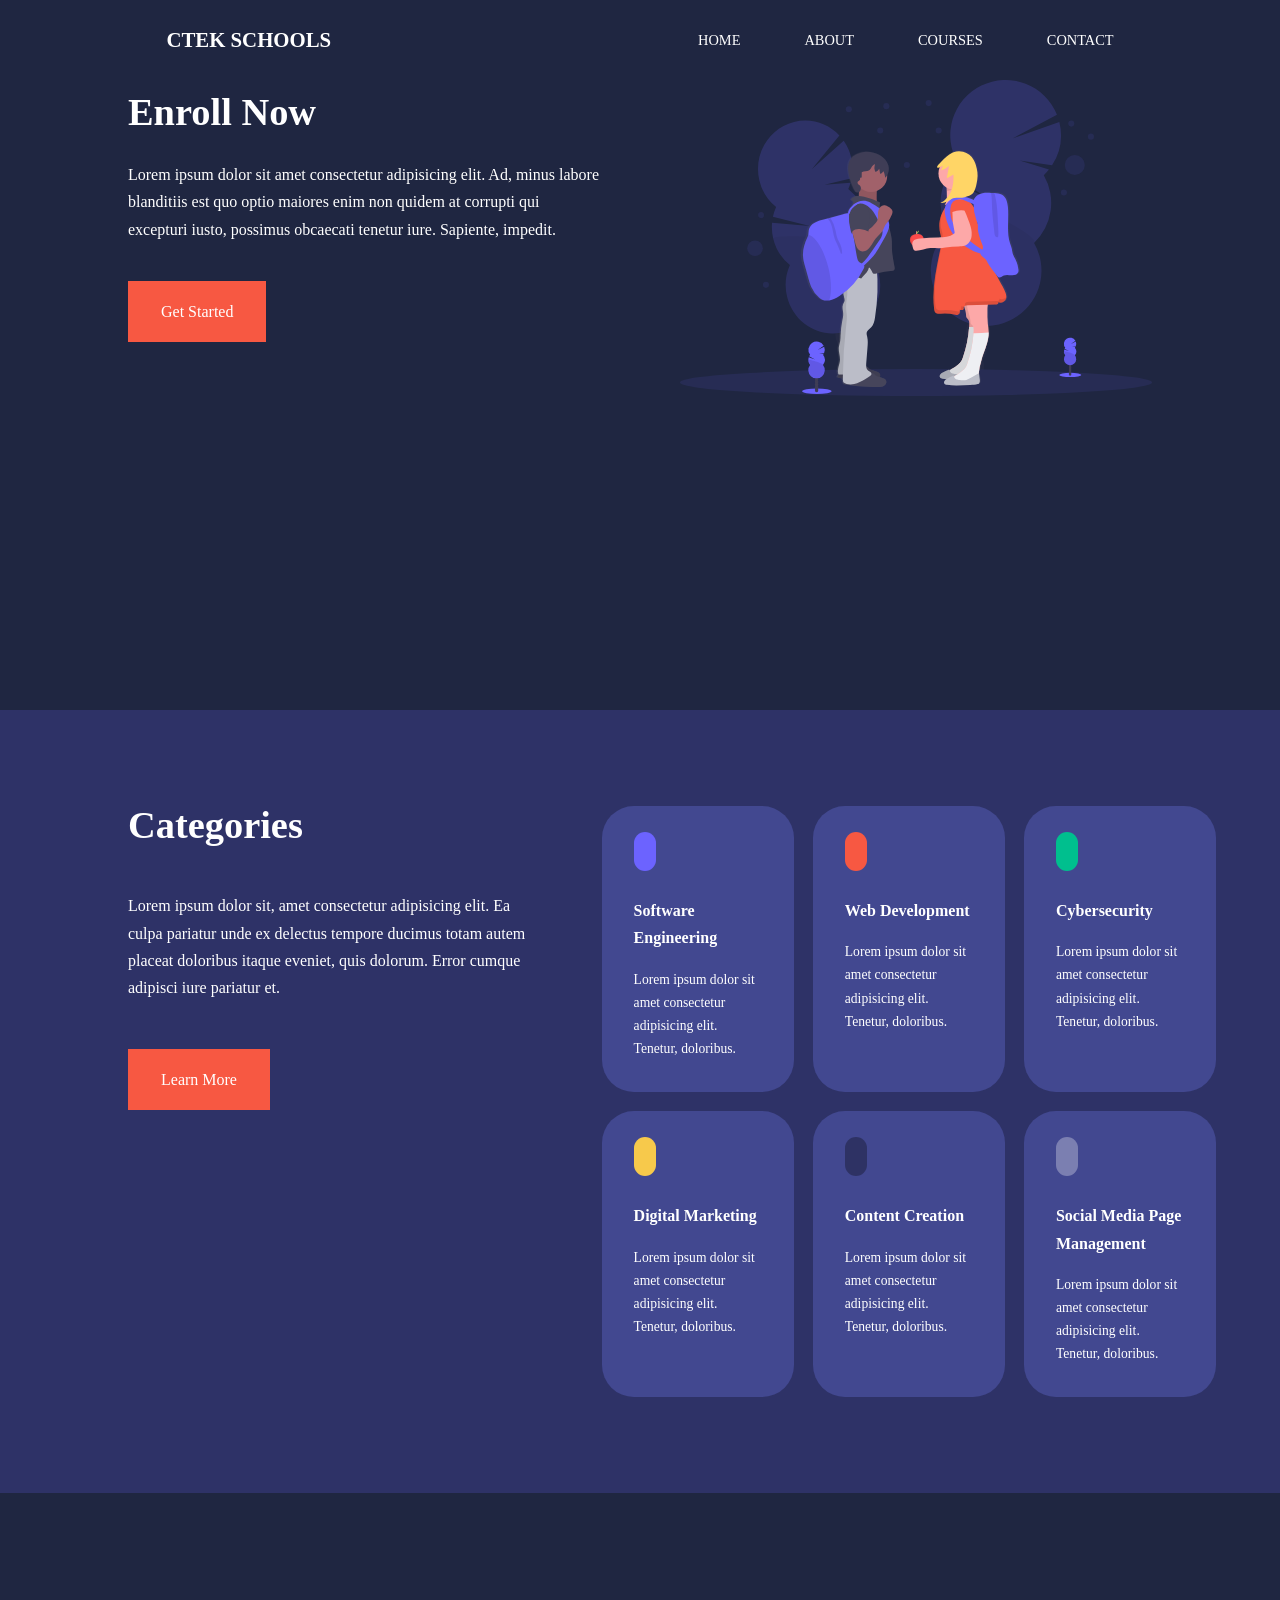
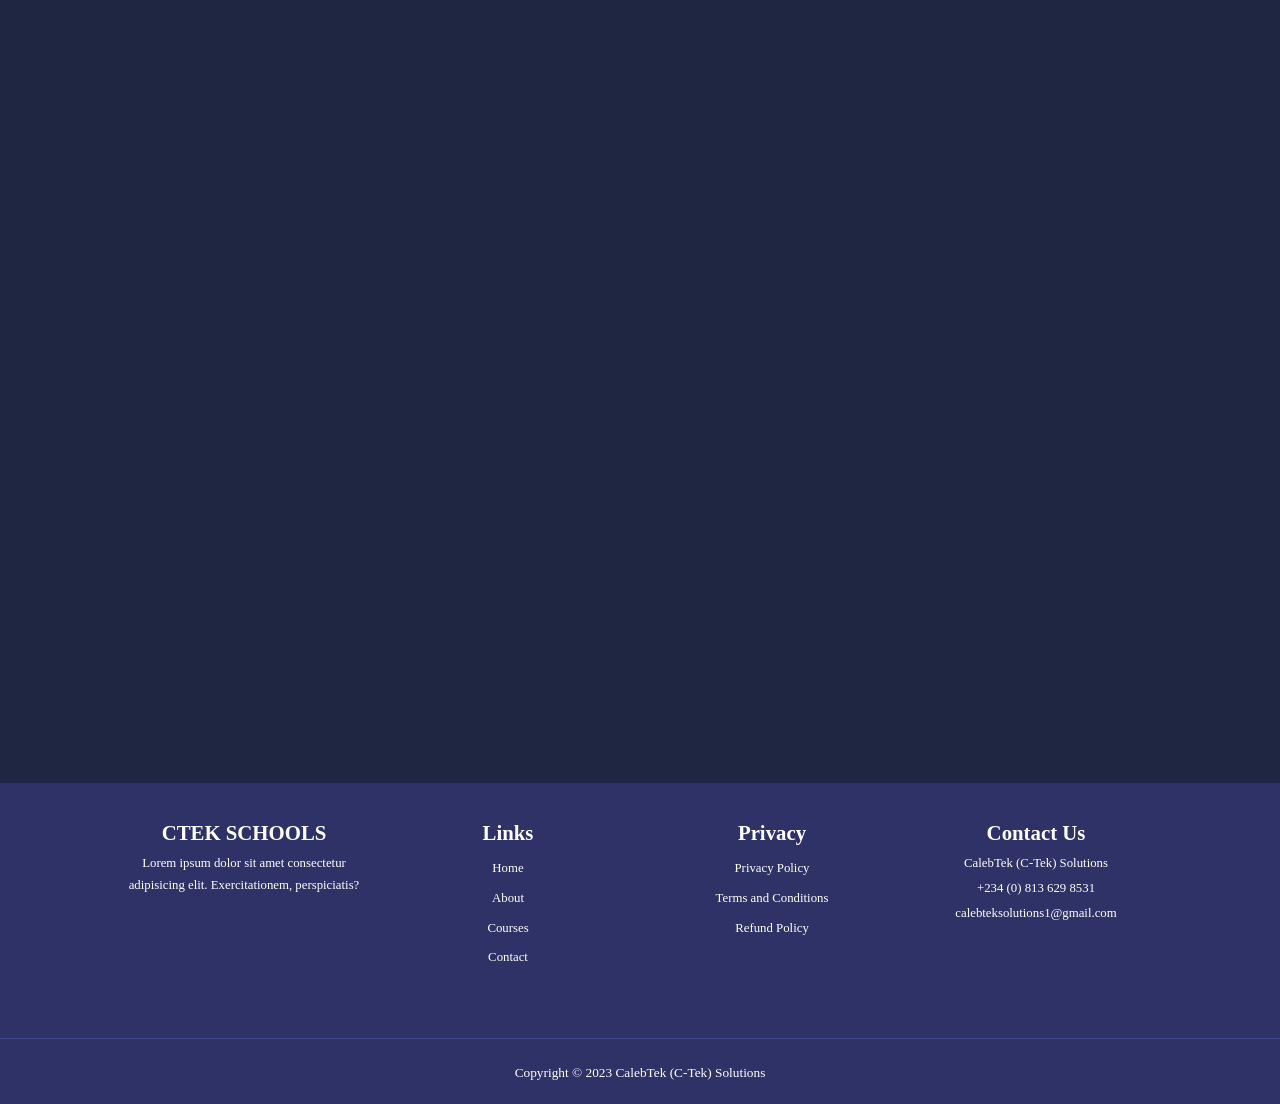
<file: index.html>
<!DOCTYPE html>
<html lang="en">
<head>
    <meta charset="UTF-8">
    <meta name="viewport" content="width=device-width, initial-scale=1.0">
    <title> EDUCATIONAL SCHOOL WEBSITE </title>
    <link rel="stylesheet" href="./css/style.css">

    <!----- FAVICON LOGO ------> 
    <link rel="icon" href="./images/favicon (1).ico" type="image-x/icon">
    
    <!-- ICONSCOUT CDN--> 
    <link rel="stylesheet" href="https://unicons.iconscout.com/release/v4.0.8/css/line.css">
    
    <!-- GOOGLE FONT (Montserrat)-->
    <link rel="preconnect" href="https://fonts.googleapis.com">
<link rel="preconnect" href="https://fonts.gstatic.com" crossorigin>
<link href="https://fonts.googleapis.com/css2?family=Montserrat:ital,wght@0,400;0,500;0,700;0,800;0,900;1,300;1,600&display=swap" rel="stylesheet">  

    <!-- SWIPER CDN -->
    <link
  rel="stylesheet"
  href="https://cdn.jsdelivr.net/npm/swiper@10/swiper-bundle.min.css">





</head>
<body>


    
    
    <nav>
        <div class="container nav__container">
         <a href="index.html"> <h4>CTEK SCHOOLS</h4></a>
            <ul class="nav__menu">
                <li><a href="index.html" > HOME </a></li>
                <li><a href="about.html"> ABOUT </a></li>
                <li><a href="courses.html"> COURSES </a></li>
                <li><a href="contact.html"> CONTACT </a></li>
            </ul>
                <button id="open-menu-btn"><i class="uil uil-bars"></i></button>
                <button id="close-menu-btn"><i class="uil uil-multiply"></i></button>
        </div>

    </nav>
         <!-- END OF NAV SECTION-->


<header>
    <div class="container header__container hidden1">
        <div class="header__left">
            <h1> Enroll Now</h1>
            <p>Lorem ipsum dolor sit amet consectetur adipisicing elit. 
                Ad, minus labore blanditiis est quo optio maiores enim non quidem at corrupti qui excepturi iusto, 
                possimus obcaecati tenetur iure. Sapiente, impedit. </p>
            <a href="courses.html" class="btn btn-primary"> Get Started </a>
        </div>

        <div class="header__right">
            <div class="header__right-image"> 
                <img src="./images/header.svg">

            </div>
        </div>
    </div>

</header>
    <!-- END OF HEADER SECTION-->

     <!-- START OF CATEGORIES SECTION-->

     <section class="categories hidden1">
        <div class="container categories__container">
            <div class="categories__left">
                <h1>Categories</h1>
                <p>Lorem ipsum dolor sit, amet consectetur adipisicing elit. 
                    Ea culpa pariatur unde ex delectus tempore ducimus totam autem placeat doloribus itaque eveniet, quis dolorum.
                     Error cumque adipisci iure pariatur et.</p>
                     <a href="#" class="btn btn-primary"> Learn More <br> </a>

                    
            </div>

            <div class="categories__right">
                <article class="category">
                    <span class="category__icon"> <i class="uil uil-brackets-curly"></i></span>
                    <h5>Software Engineering</h5>
                    <p>Lorem ipsum dolor sit amet consectetur adipisicing elit. Tenetur, doloribus.</p>

                 </article>

                 <article class="category">
                    <span class="category__icon"> <i class="uil uil-programming-language"></i></span>
                    <h5>Web Development</h5>
                    <p>Lorem ipsum dolor sit amet consectetur adipisicing elit. Tenetur, doloribus.</p>

                 </article>

                 <article class="category">
                    <span class="category__icon"> <i class="uil uil-padlock"></i></span>
                    <h5>Cybersecurity</h5>
                    <p>Lorem ipsum dolor sit amet consectetur adipisicing elit. Tenetur, doloribus.</p>

                 </article>

                 <article class="category">
                    <span class="category__icon"> <i class="uil uil-megaphone"></i></span>
                    <h5>Digital Marketing</h5>
                    <p>Lorem ipsum dolor sit amet consectetur adipisicing elit. Tenetur, doloribus.</p>

                 </article>

                 <article class="category">
                    <span class="category__icon"> <i class="uil uil-edit"></i></span>
                    <h5>Content Creation</h5>
                    <p>Lorem ipsum dolor sit amet consectetur adipisicing elit. Tenetur, doloribus.</p>

                 </article>

                 <article class="category">
                    <span class="category__icon"> <i class="uil uil-pagerduty"></i></span>
                    <h5>Social Media Page Management</h5>
                    <p>Lorem ipsum dolor sit amet consectetur adipisicing elit. Tenetur, doloribus.</p>
                 </article>
            </div>
        </div>
     </section>
<!-- END OF CATEGORIES SECTION-->

<!-- START OF LOADING SPINNER -->
<div class="loader"></div>
<!-- END OF LOADING SPINNER -->


<!-- START OF COURSES SECTION-->
<section class="courses hidden1">
    <h2> OUR POPULAR COURSES </h2>
    <div class="container courses__container">
        <article class="course">
            <div class="course__image">
                <img src="./images/course1.jpg">
            </div>
           <div class="course__info">
            <h4> Digital Marketing + Socials Management </h4>
            <p>Lorem ipsum dolor sit amet, consectetur adipisicing elit. 
                Totam fugiat dolorum suscipit dignissimos saepe necessitatibus velit!</p>
                <a href="./courses.html" class="btn btn-primary"> Learn More </a>
           </div>
        </article>

        <article class="course">
            <div class="course__image">
                <img src="./images/course2.jpg">
            </div>
            <div class="course__info">
                <h4> Full Stack Software Engineering </h4>
            <p>Lorem ipsum dolor sit amet, consectetur adipisicing elit. 
                Totam fugiat dolorum suscipit dignissimos saepe necessitatibus velit!</p>
                <a href="./courses.html" class="btn btn-primary"> Learn More </a>
            </div>
        </article>

        <article class="course">
            <div class="course__image">
                <img src="./images/course3.jpg">
            </div>
            <div class="course__info">
                <h4> Content Creation </h4>
            <p>Lorem ipsum dolor sit amet, consectetur adipisicing elit. 
                Totam fugiat dolorum suscipit dignissimos saepe necessitatibus velit!</p>
                <a href="./courses.html" class="btn btn-primary"> Learn More </a>
            </div>
        </article>
    </div>

</section>
 
<!-- END OF COURSES SECTION-->

<!-- START OF FREQUENTLY ASKED QUESTIONS -->
<section class="faqs hidden1">
    <h2> Frequently Asked Questions</h2>
    <div class="container faqs__container">
        <article class="faq">
        <div class="faq__icon"><i class="uil uil-plus"></i></div>
            <div class="question__answer">
                <h4> How do I know and choose the right course for me? </h4>
                <p>Lorem, ipsum dolor sit amet consectetur adipisicing elit. Harum a dolor vel doloremque? Perferendis culpa aliquam quisquam modi corporis doloribus ex dolore veritatis, nisi itaque, perspiciatis dolores at totam sequi!</p>
            </div>
        </article>

        <article class="faq">
            <div class="faq__icon"><i class="uil uil-plus"></i></div>
            <div class="question__answer">
                <h4> How do I know and choose the right course for me? </h4>
                <p>Lorem, ipsum dolor sit amet consectetur adipisicing elit. Harum a dolor vel doloremque? Perferendis culpa aliquam quisquam modi corporis doloribus ex dolore veritatis, nisi itaque, perspiciatis dolores at totam sequi!</p>
            </div>
        </article>

        <article class="faq">
            <div class="faq__icon"><i class="uil uil-plus"></i></div>
            <div class="question__answer">
                <h4> How do I know and choose the right course for me? </h4>
                <p>Lorem, ipsum dolor sit amet consectetur adipisicing elit. Harum a dolor vel doloremque? Perferendis culpa aliquam quisquam modi corporis doloribus ex dolore veritatis, nisi itaque, perspiciatis dolores at totam sequi!</p>
            </div>
        </article>

        <article class="faq">
            <div class="faq__icon"><i class="uil uil-plus"></i></div>
            <div class="question__answer">
                <h4> How do I know and choose the right course for me? </h4>
                <p>Lorem, ipsum dolor sit amet consectetur adipisicing elit. Harum a dolor vel doloremque? Perferendis culpa aliquam quisquam modi corporis doloribus ex dolore veritatis, nisi itaque, perspiciatis dolores at totam sequi!</p>
            </div>
        </article>

        <article class="faq">
            <div class="faq__icon"><i class="uil uil-plus"></i></div>
            <div class="question__answer">
                <h4> How do I know and choose the right course for me? </h4>
                <p>Lorem, ipsum dolor sit amet consectetur adipisicing elit. Harum a dolor vel doloremque? Perferendis culpa aliquam quisquam modi corporis doloribus ex dolore veritatis, nisi itaque, perspiciatis dolores at totam sequi!</p>
            </div>
        </article>

        <article class="faq">
            <div class="faq__icon"><i class="uil uil-plus"></i></div>
            <div class="question__answer">
                <h4> How do I know and choose the right course for me? </h4>
                <p>Lorem, ipsum dolor sit amet consectetur adipisicing elit. Harum a dolor vel doloremque? Perferendis culpa aliquam quisquam modi corporis doloribus ex dolore veritatis, nisi itaque, perspiciatis dolores at totam sequi!</p>
            </div>
        </article>

        <article class="faq">
            <div class="faq__icon"><i class="uil uil-plus"></i></div>
            <div class="question__answer">
                <h4> How do I know and choose the right course for me? </h4>
                <p>Lorem, ipsum dolor sit amet consectetur adipisicing elit. Harum a dolor vel doloremque? Perferendis culpa aliquam quisquam modi corporis doloribus ex dolore veritatis, nisi itaque, perspiciatis dolores at totam sequi!</p>
            </div>
        </article>

        <article class="faq">
            <div class="faq__icon"><i class="uil uil-plus"></i></div>
            <div class="question__answer">
                <h4> How do I know and choose the right course for me? </h4>
                <p>Lorem, ipsum dolor sit amet consectetur adipisicing elit. Harum a dolor vel doloremque? Perferendis culpa aliquam quisquam modi corporis doloribus ex dolore veritatis, nisi itaque, perspiciatis dolores at totam sequi!</p>
            </div>
        </article>

        <article class="faq">
            <div class="faq__icon"><i class="uil uil-plus"></i></div>
            <div class="question__answer">
                <h4> How do I know and choose the right course for me? </h4>
                <p>Lorem, ipsum dolor sit amet consectetur adipisicing elit. Harum a dolor vel doloremque? Perferendis culpa aliquam quisquam modi corporis doloribus ex dolore veritatis, nisi itaque, perspiciatis dolores at totam sequi!</p>
            </div>
        </article>

        <article class="faq">
            <div class="faq__icon"><i class="uil uil-plus"></i></div>
            <div class="question__answer">
                <h4> How do I know and choose the right course for me? </h4>
                <p>Lorem, ipsum dolor sit amet consectetur adipisicing elit. Harum a dolor vel doloremque? Perferendis culpa aliquam quisquam modi corporis doloribus ex dolore veritatis, nisi itaque, perspiciatis dolores at totam sequi!</p>
            </div>
        </article>
    </div>


</section>

<!-- END OF FREQUENTLY ASKED QUESTIONS -->


<!-- START OF TESTIMONIAL SECTION -->

<section class="container testimonials__container hidden1">
    <div class="swiper mySwiper">
    <h2> Students' Testimonials</h2>
<div class="swiper-wrapper">
        <article class="testimonial swiper-slide">
             <div class="avatar">
                <img src="./images/avatar1.jpg">
             </div>
             <div class="testimonial__info">
                <h5> Jane White</h5>
                <small>Web Dev Student </small>
             </div>
             <div class="testimonial__body">
                <p>Lorem ipsum dolor sit amet consectetur adipisicing elit. Dolorem magni numquam tenetur consequatur enim, quasi quaerat mollitia doloremque, animi, recusandae ipsam quod minima veniam soluta placeat porro maiores. Exercitationem, alias.</p>
             </div>
        </article> 

        <article class="testimonial swiper-slide">
            <div class="avatar">
               <img src="./images/avatar2.jpg">
            </div>
            <div class="testimonial__info">
               <h5> James Young</h5>
               <small>Software Engineering Student </small>
            </div>
            <div class="testimonial__body">
               <p>Lorem ipsum dolor sit amet consectetur adipisicing elit. Dolorem magni numquam tenetur consequatur enim, quasi quaerat mollitia doloremque, animi, recusandae ipsam quod minima veniam soluta placeat porro maiores. Exercitationem, alias.</p>
            </div>
       </article>

       <article class="testimonial swiper-slide">
        <div class="avatar">
           <img src="./images/avatar3.jpg">
        </div>
        <div class="testimonial__info">
           <h5> Don Iyke</h5>
           <small>Cybersecurity Student </small>
        </div>
        <div class="testimonial__body">
           <p>Lorem ipsum dolor sit amet consectetur adipisicing elit. Dolorem magni numquam tenetur consequatur enim, quasi quaerat mollitia doloremque, animi, recusandae ipsam quod minima veniam soluta placeat porro maiores. Exercitationem, alias.</p>
        </div>
   </article>

   <article class="testimonial swiper-slide">
    <div class="avatar">
       <img src="./images/avatar4.jpg">
    </div>
    <div class="testimonial__info">
       <h5> Mariam Walter</h5>
       <small>Content Creation Student </small>
    </div>
    <div class="testimonial__body">
       <p>Lorem ipsum dolor sit amet consectetur adipisicing elit. Dolorem magni numquam tenetur consequatur enim, quasi quaerat mollitia doloremque, animi, recusandae ipsam quod minima veniam soluta placeat porro maiores. Exercitationem, alias.</p>
    </div>
    </article>   
   
    </div>
    <div class="swiper-pagination"></div>
</div>
</section>
    




<script src="./main.js"></script>

<!-- SWIPERJS CDN -->
<script src="https://cdn.jsdelivr.net/npm/swiper@10/swiper-bundle.min.js"></script>

<!-- FOOTER SECTION-->

<footer class= "footer">
<div class="container footer__container">
    <div class="footer__1">
         <a href="index.html"  class="footer__logo"> <h4> CTEK SCHOOLS</h4></a>
            <p>Lorem ipsum dolor sit amet consectetur adipisicing elit. Exercitationem, perspiciatis?</p>
    </div>

    <div class="footer__2">
        <h4>Links</h4>
        <ul class="permalinks">
            <li> <a href="index.html"> Home</a></li>
            <li> <a href="about.html"> About</a></li>
            <li> <a href="courses.html"> Courses</a></li>
            <li> <a href="contact.html"> Contact</a></li>
        </ul>
    </div>
    
    <div class="footer__3">
        <h4> Privacy</h4>
        <ul class="Privacy">
            <li> <a href="#"> Privacy Policy </a></li>
            <li> <a href="#"> Terms and Conditions </a></li>
            <li> <a href="#"> Refund Policy</a></li>
        </ul>
    </div>

    <div class="footer__4">
        <h4> Contact Us</h4>
        <div>
            <p><a target="_blank" href="https://facebook.com/cteksolutions"> CalebTek (C-Tek) Solutions</a></p>
            <p> +234 (0) 813 629 8531 </p>
            <p>calebteksolutions1@gmail.com</p>
        </div>

        <ul class="footer__socials">
            <li>
                <a href="#"><i class="uil uil-facebook-f"></i></a>
            </li>
            <li>
                <a href="#"><i class="uil uil-instagram-alt"></i></a>
            </li>
            <li>
                <a href="#"><i class="uil uil-twitter"></i></a>
            </li>
            <li>
                <a href="#"><i class="uil uil-linkedin-alt"></i></a>
            </li>
        </ul>
    </div>
</div>


<div class="footer__copyright">
    <small> Copyright &copy; 2023 <a target="_blank" href="https://facebook.com/cteksolutions"> CalebTek (C-Tek) Solutions </a></small>
</div> 
</footer>


<!-- FOOTER SECTION-->


<script>
    var swiper = new Swiper  (".mySwiper", {
      slidesPerView: 1,
      spaceBetween: 30,
      pagination: {
        el: ".swiper-pagination",
        clickable: true,
      },
   
        //when window width >= 600px (Greater than size of a mobile phone)
        breakpoints: {
            600: {
                slidesPerView: 2,
            }
        }
    });

  </script>
</body>
</html>
</file>
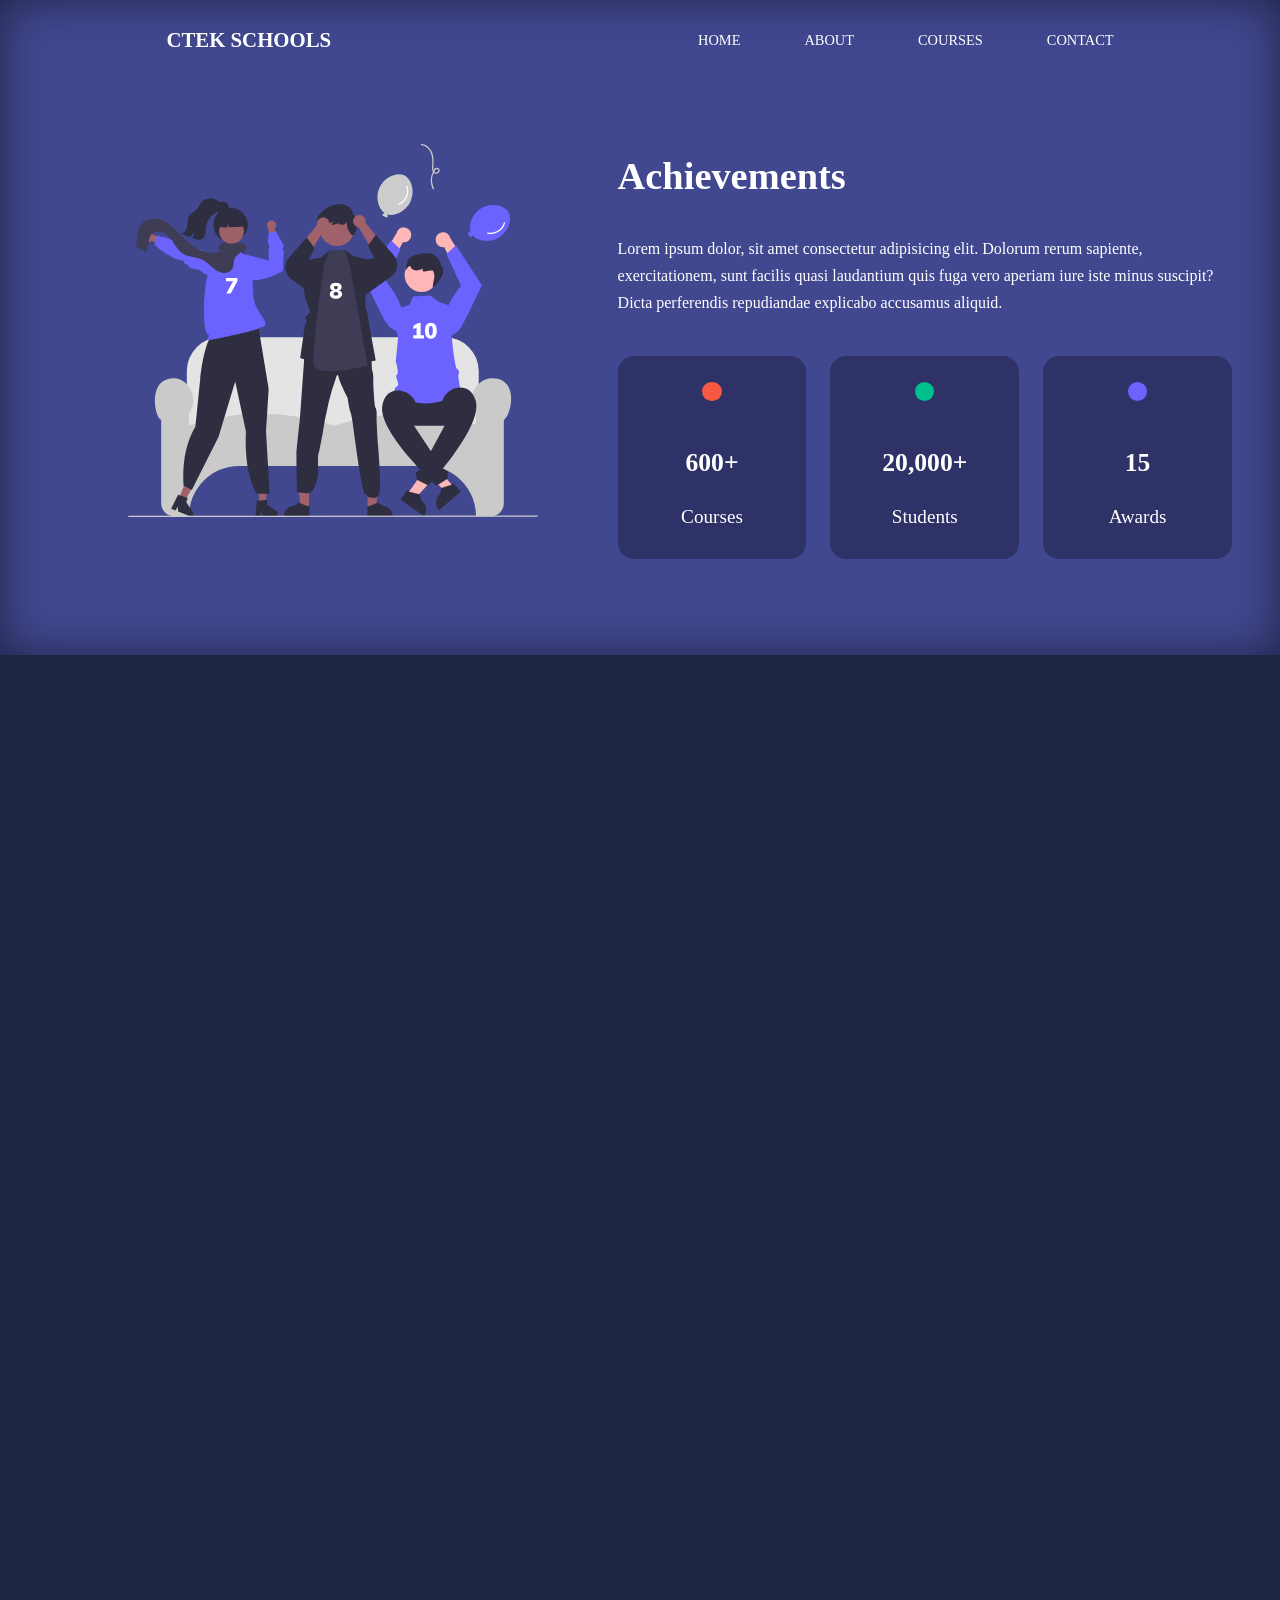
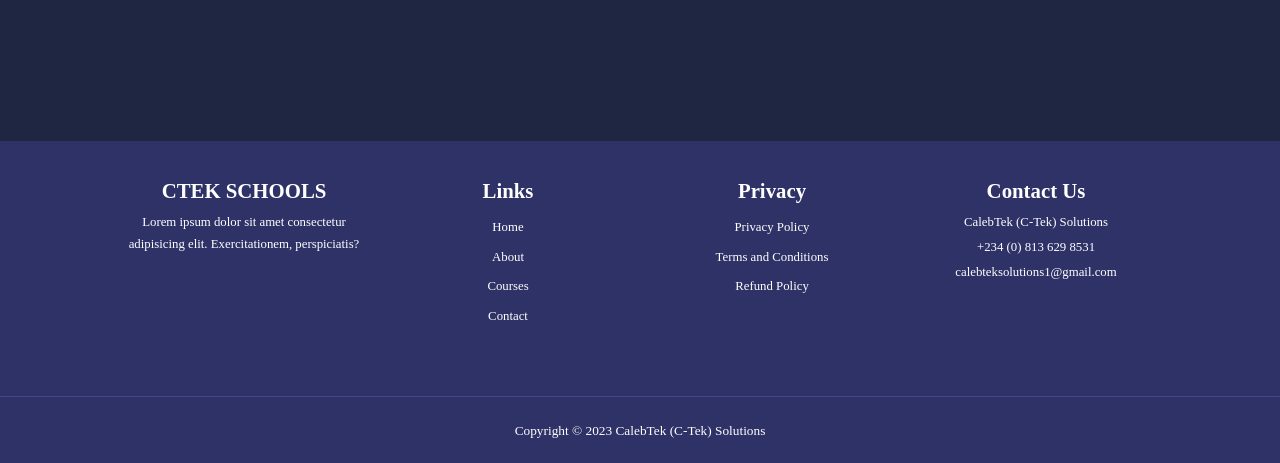
<file: about.html>
<!DOCTYPE html>
<html lang="en">
<head>
    <meta charset="UTF-8">
    <meta name="viewport" content="width=device-width, initial-scale=1.0">
    <title> EDUCATIONAL SCHOOL WEBSITE </title>
    <link rel="stylesheet" href="./css/style.css">
    <link rel="stylesheet" href="./css/about.css">

    <!----- FAVICON LOGO ------> 
    <link rel="icon" href="./images/favicon (1).ico" type="image-x/icon">


     <!-- ICONSCOUT CDN--> 
     <link rel="stylesheet" href="https://unicons.iconscout.com/release/v4.0.8/css/line.css">


    
    
    <!-- GOOGLE FONT (Montserrat)-->
    <link rel="preconnect" href="https://fonts.googleapis.com">
<link rel="preconnect" href="https://fonts.gstatic.com" crossorigin>
<link href="https://fonts.googleapis.com/css2?family=Montserrat:ital,wght@0,400;0,500;0,700;0,800;0,900;1,300;1,600&display=swap" rel="stylesheet">  

  </head>

  <body>
    
    

    <nav>
        <div class="container nav__container">
         <a href="index.html"> <h4>CTEK SCHOOLS</h4></a>
            <ul class="nav__menu">
                <li><a href="index.html" > HOME </a></li>
                <li><a href="about.html"> ABOUT </a></li>
                <li><a href="courses.html"> COURSES </a></li>
                <li><a href="contact.html"> CONTACT </a></li>
            </ul>
                <button id="open-menu-btn"><i class="uil uil-bars"></i></button>
                <button id="close-menu-btn"><i class="uil uil-multiply"></i></button>
        </div>
    </nav>
         <!---- END OF NAV SECTION ---->

       <!---- ACHIEVEMENT SECTION ---->   
        <section class="achievements hidden1">
            <div class="container about__achievements-container">
                <div class="about__achievements-left">
                    <img src="./images/about achievements.svg">
                </div>
                

                <div class="about__achievements-right">
                    <h1> Achievements </h1>
                    <p> Lorem ipsum dolor, sit amet consectetur adipisicing elit. Dolorum rerum sapiente, exercitationem, sunt facilis quasi laudantium quis fuga vero aperiam iure iste minus suscipit? Dicta perferendis repudiandae explicabo accusamus aliquid. </p>
                    <div class="achievements__cards">
                        
                        <article class="achievement__card">
                            <span class="achievement__icon">
                                <i class="uil uil-book-open"></i></span>
                                <h3> 600+ </h3>
                                <p>Courses</p>
                            
                        </article>

                        <article class="achievement__card">
                            <span class="achievement__icon">
                                <i class="uil uil-users-alt"></i> </span>
                                <h3> 20,000+ </h3>
                                <p>Students</p>
                           
                        </article>

                        <article class="achievement__card">
                            <span class="achievement__icon">
                                <i class="uil uil-book-open"></i> </span>
                                <h3> 15 </h3>
                                <p>Awards</p>
                            
                        </article>
                    </div>
                </div>
                </div>
    </section>
 
    <!-- END OF ACHIEVEMENT SECTION-->
    
    <!-- START OF TEAM SECTION-->

    <section class="team hidden1">
        <h2> Meet Our Team </h2>
        <div class="container team__container">

             <article class="team__member">
                 <div class="team__member-image">
                    <img src="./images/tm_ceo.jpg">
                 </div>
                 <div class="team__member-info">
                    <h4> Caleb Ugwoke </h4>
                    <p> MD/CEO </p>
                 </div>
                 <div class="team__member-socials">
                     <a href="https://facebook.com/calebougwoke" target="_blank"><i class="uil uil-facebook-f"></i></a>
                     <a href="https:instagram.com/calebougwoke" target="_blank"><i class="uil uil-instagram"></i></a>
                     <a href="https://twitter.com/calebougwoke" target="_blank"><i class="uil uil-twitter"></i></a>
                     <a href="#" target="_blank"> <i class="uil uil-linkedin"></i></a>
                 </div>
             </article>

             <article class="team__member">
                <div class="team__member-image">
                   <img src="./images/tm1.jpg">
                </div>
                <div class="team__member-info">
                   <h4> George White </h4>
                   <p> Head of Operations </p>
                </div>
                <div class="team__member-socials">
                    <a href="#" target="_blank"><i class="uil uil-facebook-f"></i></a>
                    <a href="#" target="_blank"><i class="uil uil-instagram"></i></a>
                    <a href="#" target="_blank"><i class="uil uil-twitter"></i></a>
                    <a href="#" target="_blank"> <i class="uil uil-linkedin"></i></a>
                </div>
            </article>

            <article class="team__member">
                <div class="team__member-image">
                   <img src="./images/tm2.jpg">
                </div>
                <div class="team__member-info">
                   <h4> Jane Young </h4>
                   <p> Head of Customer Services </p>
                </div>
                <div class="team__member-socials">
                    <a href="#" target="_blank"><i class="uil uil-facebook-f"></i></a>
                    <a href="#" target="_blank"><i class="uil uil-instagram"></i></a>
                    <a href="#" target="_blank"><i class="uil uil-twitter"></i></a>
                    <a href="#" target="_blank"> <i class="uil uil-linkedin"></i></a>
                </div>
            </article>

             <article class="team__member">
                <div class="team__member-image">
                   <img src="./images/tm4.jpg">
                </div>
                <div class="team__member-info">
                   <h4> Fedrick Smart </h4>
                   <p> Lead Coach Software Engineering </p>
                </div>
                <div class="team__member-socials">
                    <a href="#" target="_blank"><i class="uil uil-facebook-f"></i></a>
                    <a href="#" target="_blank"><i class="uil uil-instagram"></i></a>
                    <a href="#" target="_blank"><i class="uil uil-twitter"></i></a>
                    <a href="#" target="_blank"> <i class="uil uil-linkedin"></i></a>
                </div>
            </article>

            <article class="team__member">
                <div class="team__member-image">
                   <img src="./images/tm3.jpg">
                </div>
                <div class="team__member-info">
                   <h4> Mary Jane </h4>
                   <p> Lead Coach Digital Marketing </p>
                </div>
                <div class="team__member-socials">
                    <a href="#" target="_blank"><i class="uil uil-facebook-f"></i></a>
                    <a href="#" target="_blank"><i class="uil uil-instagram"></i></a>
                    <a href="#" target="_blank"><i class="uil uil-twitter"></i></a>
                    <a href="#" target="_blank"> <i class="uil uil-linkedin"></i></a>
                </div>
            </article>


            <article class="team__member">
                <div class="team__member-image">
                   <img src="./images/tm6.jpg">
                </div>
                <div class="team__member-info">
                   <h4> Young Chung </h4>
                   <p> Lead Coach Cybersecurity </p>
                </div>
                <div class="team__member-socials">
                    <a href="#" target="_blank"><i class="uil uil-facebook-f"></i></a>
                    <a href="#" target="_blank"><i class="uil uil-instagram"></i></a>
                    <a href="#" target="_blank"><i class="uil uil-twitter"></i></a>
                    <a href="#" target="_blank"> <i class="uil uil-linkedin"></i></a>
                </div>
            </article>

            <article class="team__member">
                <div class="team__member-image">
                   <img src="./images/tm7.jpg">
                </div>
                <div class="team__member-info">
                   <h4> Princess Young </h4>
                   <p> Lead Coach Content Creation/Social Media </p>
                </div>
                <div class="team__member-socials">
                    <a href="#" target="_blank"><i class="uil uil-facebook-f"></i></a>
                    <a href="#" target="_blank"><i class="uil uil-instagram"></i></a>
                    <a href="#" target="_blank"><i class="uil uil-twitter"></i></a>
                    <a href="#" target="_blank"> <i class="uil uil-linkedin"></i></a>
                </div>
            </article>

            <article class="team__member">
                <div class="team__member-image">
                   <img src="./images/tm8.jpg">
                </div>
                <div class="team__member-info">
                   <h4> Shatti West </h4>
                   <p>Lead Coach Web Devlopment</p>
                </div>
                <div class="team__member-socials">
                    <a href="#" target="_blank"><i class="uil uil-facebook-f"></i></a>
                    <a href="#" target="_blank"><i class="uil uil-instagram"></i></a>
                    <a href="#" target="_blank"><i class="uil uil-twitter"></i></a>
                    <a href="#" target="_blank"> <i class="uil uil-linkedin"></i></a>
                </div>
            </article>
        </div>
    </section>


    <!-- END OF TEAM SECTION-->

    <script src="./main.js"></script>

    <!-- START OF LOADING SPINNER -->
        <div class="loader"></div>
    <!-- END OF LOADING SPINNER -->

    <!-- FOOTER SECTION-->

<footer class="footer">
    <div class="container footer__container">
        <div class="footer__1">
             <a href="index.html" class="footer__logo"> <h4> CTEK SCHOOLS</h4></a>
                <p>Lorem ipsum dolor sit amet consectetur adipisicing elit. Exercitationem, perspiciatis?</p>
        </div>
    
        <div class="footer__2">
            <h4>Links</h4>
            <ul class="permalinks">
                <li> <a href="index.html"> Home</a></li>
                <li> <a href="about.html"> About</a></li>
                <li> <a href="courses.html"> Courses</a></li>
                <li> <a href="contact.html"> Contact</a></li>
            </ul>
        </div>
        
        <div class="footer__3">
            <h4> Privacy</h4>
            <ul class="Privacy">
                <li> <a href="#"> Privacy Policy </a></li>
                <li> <a href="#"> Terms and Conditions </a></li>
                <li> <a href="#"> Refund Policy</a></li>
            </ul>
        </div>
    
        <div class="footer__4">
            <h4> Contact Us</h4>
            <div>
                <p><a target="_blank" href="https://facebook.com/cteksolutions"> CalebTek (C-Tek) Solutions</a></p>
                <p> +234 (0) 813 629 8531 </p>
                <p>calebteksolutions1@gmail.com</p>
            </div>
    
            <ul class="footer__socials">
                <li>
                    <a href="#"><i class="uil uil-facebook-f"></i></a>
                </li>
                <li>
                    <a href="#"><i class="uil uil-instagram-alt"></i></a>
                </li>
                <li>
                    <a href="#"><i class="uil uil-twitter"></i></a>
                </li>
                <li>
                    <a href="#"><i class="uil uil-linkedin-alt"></i></a>
                </li>
            </ul>
        </div>
    </div>
    
    
    <div class="footer__copyright">
        <small> Copyright &copy; 2023 <a target="_blank" href="https://facebook.com/cteksolutions"> CalebTek (C-Tek) Solutions </a></small>
    </div> 
    </footer>
    
    
    <!-- END OF FOOTER SECTION-->
    </body>
    </html>
</file>
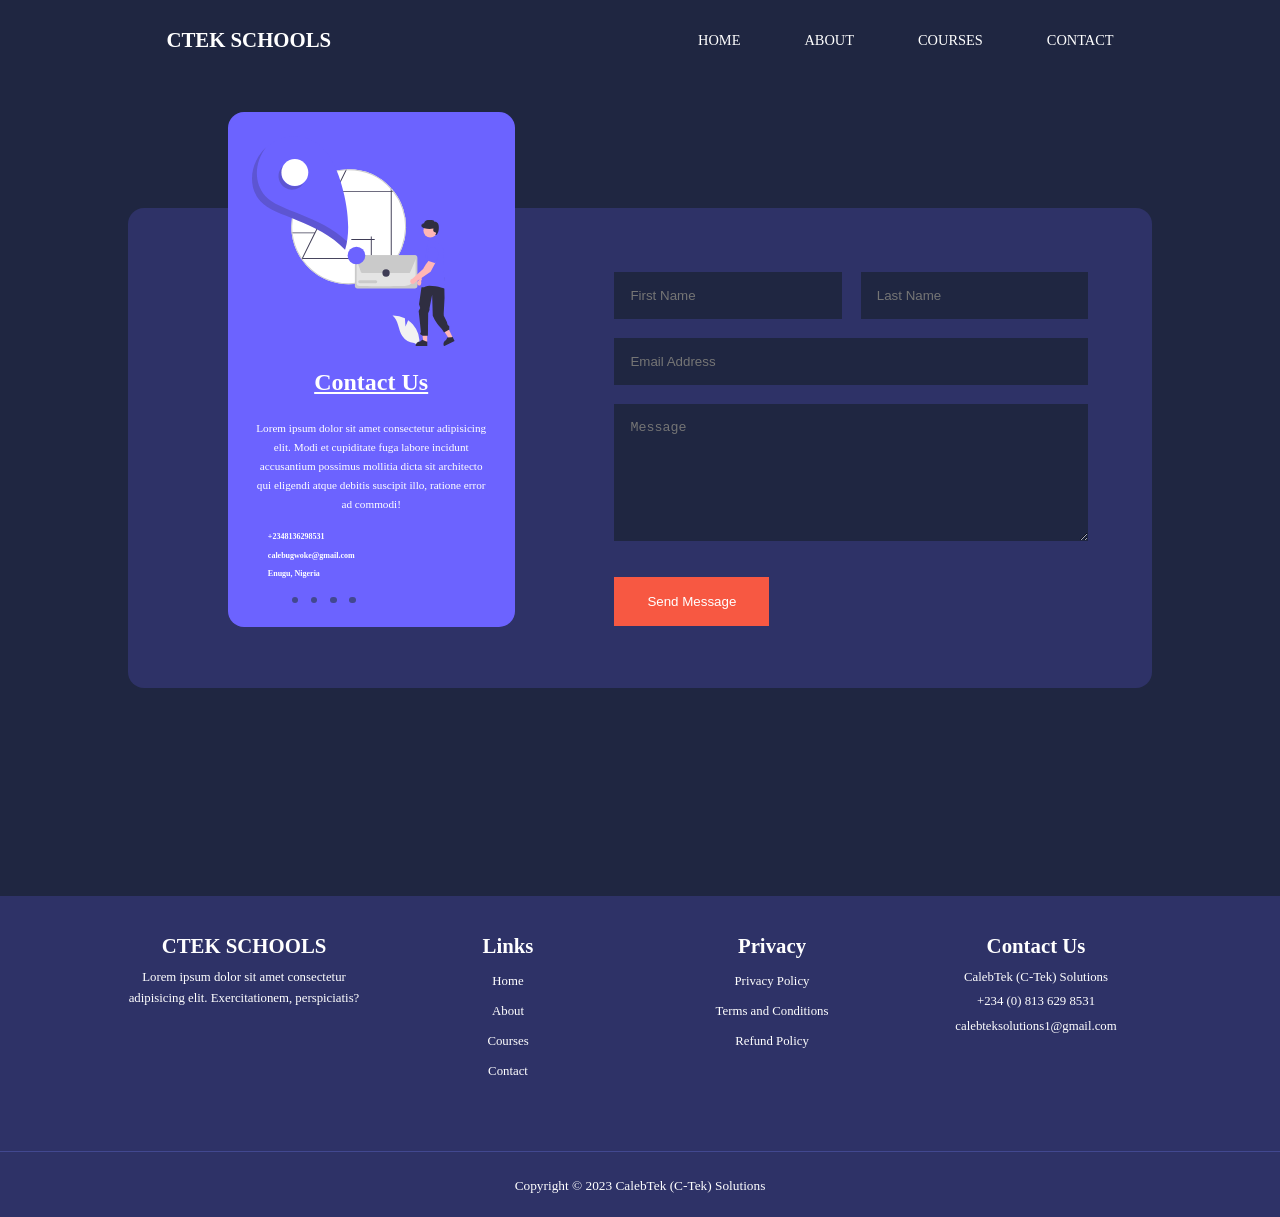
<file: contact.html>
<!DOCTYPE html>
<html lang="en">
<head>
    <meta charset="UTF-8">
    <meta name="viewport" content="width=device-width, initial-scale=1.0">
    <title> EDUCATIONAL SCHOOL WEBSITE </title>
    <link rel="stylesheet" href="./css/style.css">
    <link rel="stylesheet" href="./css/contact.css">
    <style>
        .courses__container {
            margin-top: 1rem;
        }
    </style>

        <!----- FAVICON LOGO ------> 
        <link rel="icon" href="./images/favicon (1).ico" type="image-x/icon">

     <!-- ICONSCOUT CDN--> 
     <link rel="stylesheet" href="https://unicons.iconscout.com/release/v4.0.8/css/line.css">


    
    
    <!-- GOOGLE FONT (Montserrat)-->
    <link rel="preconnect" href="https://fonts.googleapis.com">
<link rel="preconnect" href="https://fonts.gstatic.com" crossorigin>
<link href="https://fonts.googleapis.com/css2?family=Montserrat:ital,wght@0,400;0,500;0,700;0,800;0,900;1,300;1,600&display=swap" rel="stylesheet">  

  </head>

  <body>
    
    

    <nav>
        <div class="container nav__container">
         <a href="index.html"> <h4>CTEK SCHOOLS</h4></a>
            <ul class="nav__menu">
                <li><a href="index.html" > HOME </a></li>
                <li><a href="about.html"> ABOUT </a></li>
                <li><a href="courses.html"> COURSES </a></li>
                <li><a href="contact.html"> CONTACT </a></li>
            </ul>
                <button id="open-menu-btn"><i class="uil uil-bars"></i></button>
                <button id="close-menu-btn"><i class="uil uil-multiply"></i></button>
        </div>

    </nav>
         <!---- END OF NAV SECTION ---->

      <section class="container hidden1">
        <div class="contact__wrapper">
        <div class="container contact__container">
            <aside class="contact__aside">
                <div class=".aside__image">
                    <img src="./images/contact.svg">
                    </div>
                    <h2>Contact Us</h2>
                    <p>Lorem ipsum dolor sit amet consectetur adipisicing elit. Modi et cupiditate fuga labore incidunt 
                        accusantium possimus mollitia dicta sit architecto qui eligendi atque debitis suscipit illo, ratione error ad commodi!</p>
                        <ul class="contact__details">
                            <li>
                                <i class="uil uil-phone-times"></i>
                                <h5>+2348136298531</h5>
                            </li>
                            <li>
                                <i class="uil uil-envelope"></i>
                                <h5>calebugwoke@gmail.com</h5>
                            </li>
                            <li>
                                <i class="uil uil-envelope"></i>
                                <h5>Enugu, Nigeria</h5>
                            </li>
                        </ul>
                        <ul class="contact__socials">
                            <a href="https://facebook.com/calebougwoke" target="_blank"><i class="uil uil-facebook-f"></i></a>
                     <a href="https:instagram.com/calebougwoke" target="_blank"><i class="uil uil-instagram"></i></a>
                     <a href="https://twitter.com/calebougwoke" target="_blank"><i class="uil uil-twitter"></i></a>
                     <a href="#" target="_blank"> <i class="uil uil-linkedin"></i></a> 
                        </ul>
                </div>
            </aside> 

            <div class="hidden1">
            <form action="https://formspree.io/f/xzblglvv" method="POST" class="contact__form">
                <div class="form__name">
                    <input type="text" name="First Name" placeholder="First Name" required>
                    <input type="text" name="Last Name" placeholder="Last Name" required>
                </div>

                <input type="email" name="Email Address" placeholder="Email Address" required>
                <textarea name="Message" rows="7" placeholder="Message" required></textarea>
                <button type="submit" class="btn btn-primary">Send Message</button>
            </form>
            </div>
                
        </div>
        </div>
    
      </section>

    <script src="./main.js"></script>

<!-- START OF LOADING SPINNER -->
<div class="loader"></div>
<!-- END OF LOADING SPINNER -->

    <!-- FOOTER SECTION-->

<footer class="footer">
    <div class="container footer__container">
        <div class="footer__1">
             <a href="index.html" target="_blank" class="footer__logo"> <h4> CTEK SCHOOLS</h4></a>
                <p>Lorem ipsum dolor sit amet consectetur adipisicing elit. Exercitationem, perspiciatis?</p>
        </div>
    
        <div class="footer__2">
            <h4>Links</h4>
            <ul class="permalinks">
                <li> <a href="index.html"> Home</a></li>
                <li> <a href="about.html"> About</a></li>
                <li> <a href="courses.html"> Courses</a></li>
                <li> <a href="contact.html"> Contact</a></li>
            </ul>
        </div>
        
        <div class="footer__3">
            <h4> Privacy</h4>
            <ul class="Privacy">
                <li> <a href="#"> Privacy Policy </a></li>
                <li> <a href="#"> Terms and Conditions </a></li>
                <li> <a href="#"> Refund Policy</a></li>
            </ul>
        </div>
    
        <div class="footer__4">
            <h4> Contact Us</h4>
            <div>
                <p><a target="_blank" href="https://facebook.com/cteksolutions"> CalebTek (C-Tek) Solutions</a></p>
                <p> +234 (0) 813 629 8531 </p>
                <p>calebteksolutions1@gmail.com</p>
            </div>
    
            <ul class="footer__socials">
                <li>
                    <a href="#"><i class="uil uil-facebook-f"></i></a>
                </li>
                <li>
                    <a href="#"><i class="uil uil-instagram-alt"></i></a>
                </li>
                <li>
                    <a href="#"><i class="uil uil-twitter"></i></a>
                </li>
                <li>
                    <a href="#"><i class="uil uil-linkedin-alt"></i></a>
                </li>
            </ul>
        </div>
    </div>
    
    
    <div class="footer__copyright">
        <small> Copyright &copy; 2023 <a target="_blank" href="https://facebook.com/cteksolutions"> CalebTek (C-Tek) Solutions </a></small>
    </div> 
    </footer>
    
    
    <!-- END OF FOOTER SECTION-->
    </body>
    </html>
</file>
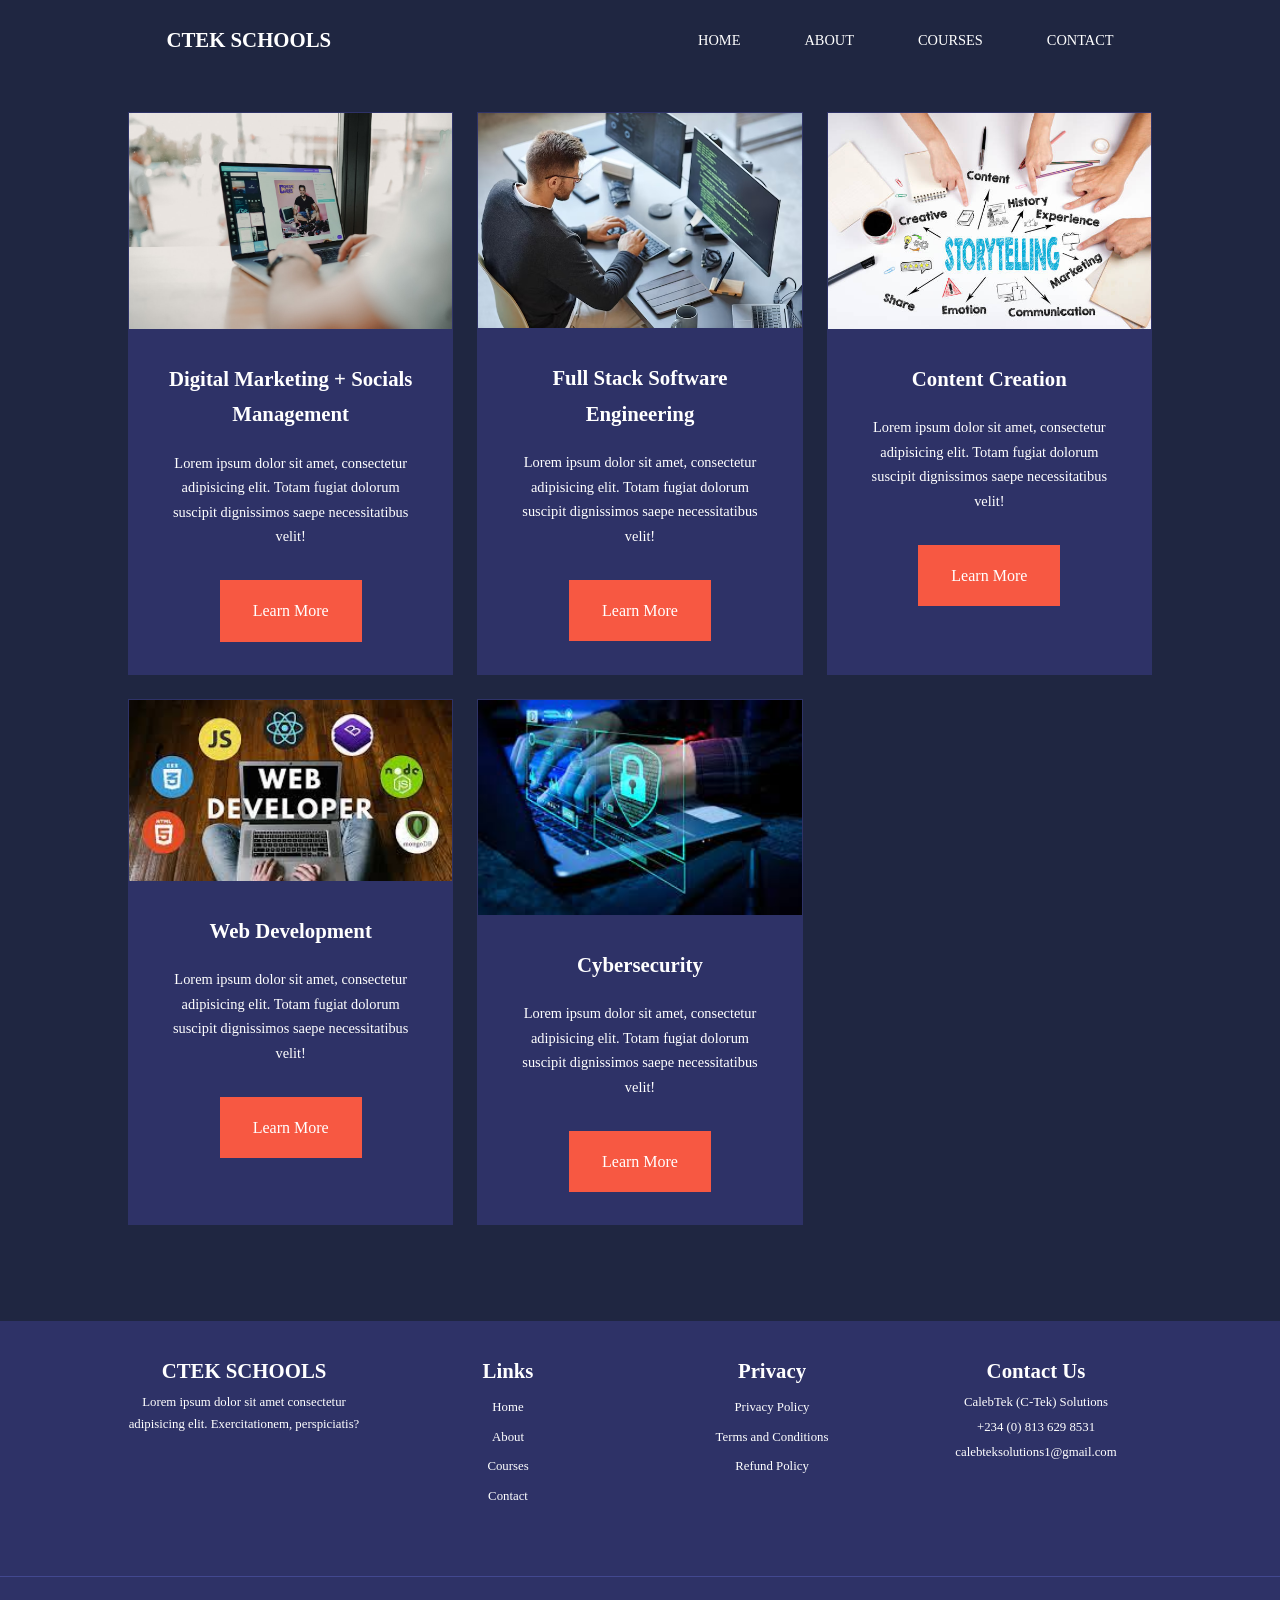
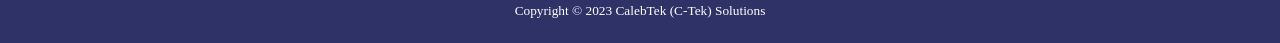
<file: courses.html>
<!DOCTYPE html>
<html lang="en">
<head>
    <meta charset="UTF-8">
    <meta name="viewport" content="width=device-width, initial-scale=1.0">
    <title> EDUCATIONAL SCHOOL WEBSITE </title>
    <link rel="stylesheet" href="./css/style.css">
    <link rel="stylesheet" href="./css/about.css">
    <style>
        .courses__container {
            margin-top: 1rem;
        }
    </style>

    <!----- FAVICON LOGO ------> 
    <link rel="icon" href="./images/favicon (1).ico" type="image-x/icon">

     <!-- ICONSCOUT CDN--> 
     <link rel="stylesheet" href="https://unicons.iconscout.com/release/v4.0.8/css/line.css">


    
    
    <!-- GOOGLE FONT (Montserrat)-->
    <link rel="preconnect" href="https://fonts.googleapis.com">
<link rel="preconnect" href="https://fonts.gstatic.com" crossorigin>
<link href="https://fonts.googleapis.com/css2?family=Montserrat:ital,wght@0,400;0,500;0,700;0,800;0,900;1,300;1,600&display=swap" rel="stylesheet">  

  </head>

  <body>
    
    

    <nav>
        <div class="container nav__container">
         <a href="index.html"> <h4>CTEK SCHOOLS</h4></a>
            <ul class="nav__menu">
                <li><a href="index.html" > HOME </a></li>
                <li><a href="about.html"> ABOUT </a></li>
                <li><a href="courses.html"> COURSES </a></li>
                <li><a href="contact.html"> CONTACT </a></li>
            </ul>
                <button id="open-menu-btn"><i class="uil uil-bars"></i></button>
                <button id="close-menu-btn"><i class="uil uil-multiply"></i></button>
        </div>

    </nav>
         <!---- END OF NAV SECTION ---->

       <!-- START OF COURSES SECTION-->
<section class="courses">
    <div class="container courses__container">
        <article class="course hidden1">
            <div class="course__image">
                <img src="./images/course1.jpg">
            </div>
           <div class="course__info">
            <h4> Digital Marketing + Socials Management </h4>
            <p>Lorem ipsum dolor sit amet, consectetur adipisicing elit. 
                Totam fugiat dolorum suscipit dignissimos saepe necessitatibus velit!</p>
                <a href="#" class="btn btn-primary"> Learn More </a>
           </div>
        </article>

        <article class="course hidden1">
            <div class="course__image">
                <img src="./images/course2.jpg">
            </div>
            <div class="course__info">
                <h4> Full Stack Software Engineering </h4>
            <p>Lorem ipsum dolor sit amet, consectetur adipisicing elit. 
                Totam fugiat dolorum suscipit dignissimos saepe necessitatibus velit!</p>
                <a href="#" class="btn btn-primary"> Learn More </a>
            </div>
        </article>

        <article class="course hidden1">
            <div class="course__image">
                <img src="./images/course3.jpg">
            </div>
            <div class="course__info">
                <h4> Content Creation </h4>
            <p>Lorem ipsum dolor sit amet, consectetur adipisicing elit. 
                Totam fugiat dolorum suscipit dignissimos saepe necessitatibus velit!</p>
                <a href="#" class="btn btn-primary"> Learn More </a>
            </div>
        </article>

        <article class="course hidden1">
            <div class="course__image">
                <img src="./images/web dev.jpg">
            </div>
            <div class="course__info">
                <h4> Web Development </h4>
            <p>Lorem ipsum dolor sit amet, consectetur adipisicing elit. 
                Totam fugiat dolorum suscipit dignissimos saepe necessitatibus velit!</p>
                <a href="#" class="btn btn-primary"> Learn More </a>
            </div>
        </article>

        <article class="course hidden1">
            <div class="course__image">
                <img src="./images/cybersec.jpg">
            </div>
            <div class="course__info">
                <h4> Cybersecurity </h4>
            <p>Lorem ipsum dolor sit amet, consectetur adipisicing elit. 
                Totam fugiat dolorum suscipit dignissimos saepe necessitatibus velit!</p>
                <a href="#" class="btn btn-primary"> Learn More </a>
            </div>
        </article>

    </div>

</section>
 
<!-- END OF COURSES SECTION-->

<!-- START OF LOADING SPINNER -->
<div class="loader"></div>
<!-- END OF LOADING SPINNER -->

    <script src="./main.js"></script>

    <!-- FOOTER SECTION-->

<footer class="footer">
    <div class="container footer__container">
        <div class="footer__1">
             <a href="index.html" target="_blank" class="footer__logo"> <h4> CTEK SCHOOLS</h4></a>
                <p>Lorem ipsum dolor sit amet consectetur adipisicing elit. Exercitationem, perspiciatis?</p>
        </div>
    
        <div class="footer__2">
            <h4>Links</h4>
            <ul class="permalinks">
                <li> <a href="index.html"> Home</a></li>
                <li> <a href="about.html"> About</a></li>
                <li> <a href="courses.html"> Courses</a></li>
                <li> <a href="contact.html"> Contact</a></li>
            </ul>
        </div>
        
        <div class="footer__3">
            <h4> Privacy</h4>
            <ul class="Privacy">
                <li> <a href="#"> Privacy Policy </a></li>
                <li> <a href="#"> Terms and Conditions </a></li>
                <li> <a href="#"> Refund Policy</a></li>
            </ul>
        </div>
    
        <div class="footer__4">
            <h4> Contact Us</h4>
            <div>
                <p><a target="_blank" href="https://facebook.com/cteksolutions"> CalebTek (C-Tek) Solutions</a></p>
                <p> +234 (0) 813 629 8531 </p>
                <p>calebteksolutions1@gmail.com</p>
            </div>
    
            <ul class="footer__socials">
                <li>
                    <a href="#"><i class="uil uil-facebook-f"></i></a>
                </li>
                <li>
                    <a href="#"><i class="uil uil-instagram-alt"></i></a>
                </li>
                <li>
                    <a href="#"><i class="uil uil-twitter"></i></a>
                </li>
                <li>
                    <a href="#"><i class="uil uil-linkedin-alt"></i></a>
                </li>
            </ul>
        </div>
    </div>
    
    
    <div class="footer__copyright">
        <small> Copyright &copy; 2023 <a target="_blank" href="https://facebook.com/cteksolutions"> CalebTek (C-Tek) Solutions </a></small>
    </div> 
    </footer>
    
    
    <!-- END OF FOOTER SECTION-->
    </body>
    </html>
</file>
<file: css/style.css>
* {
    margin: 0px;
    padding: 0px;
    border: 0px;
    outline: 0px;
    text-decoration: none;
    list-style: none;
    box-sizing: border-box;
    
}
 
:root {
    --color-primary: #6c63ff; 
    --color-success: #00bf8e;
    --color-warning: #f7c94b;
    --color-danger: #f75842; 
    --color-danger-variant: #rgba(247, 88, 66, 0.4);
    --color-white: #fff;
    --color-light: #rgba(255, 255, 255, 0.7);
    --color-black: #000;
    --color-bg: #1f2641;
    --color-bg1: #2e3267;
    --color-bg2: #424890; 

    --container-width-lg: 80%;
    --container-width-md: 90%;
    --container-width-sm: 94%;
    --transition: all 400ms ease; 

}

body {
    font-family: font-family: 'Montserrat', sans-serif;
    line-height: 1.7;
    color: var(--color-white);
    background: var(--color-bg);
}

.container {

    width: var(--container-width-lg);
    margin: 0 auto; 
}

section {
    padding: 6rem 0;
}

section h2 {
    text-align: center;
    margin-bottom: 4rem;
}

h1, h2,h3, h4, h5, {
    line-height: 1.2;
}

 h1 {
    font-size: 2.4rem;
 }

 h2 {
    font-size: 2.4rem;
 }

 h3 {
    font-size: 1.6rem;
 }

 h4 {
    font-size: 1.3rem;
 }

 h5 {
    font-size: 1rem;
 }

 a {
    color: var(--color-white);
 }

 img {
    width: 100%; 
    display: block;
    object-fit: cover;
 }

 .btn {
    display: inline-block;
    background: var(--color-white);
    color: var(--color-black);
    padding: 1rem 2rem;
    border: 1px solid transparent; 
    font-weight: 500; 
    transition: var(--transition);
 }

 .btn:hover{
    background: transparent;
    color: var(--color-white);
    border-color: var(--color-white);
 }

 .btn-primary {
    background: var(--color-danger);
    color: var(--color-white);
 }

 /* ============== NAVBAR ==========*/
nav {
    background: transparent;
    width: 100vw; /*view port width on all devices is 100% */
    height: 5rem;
    position: fixed; 
    top 0; 
    z-index: 11;
    padding-left: 3rem;
    padding-right: 3rem;
   
}

/* Change navbar style on scroll using JavaScript */
.window-scroll {
    background: var(--color-primary);
    box-shadow: 0 1rem 2rem, rgba(0, 0, 0, 0.2);
}

.nav__container {
    height: 100%;
    display: flex; 
    justify-content: space-between;
    align-items: center;
    
}

.nav__logo h4 {
    text-align: right;

}

nav button {
    display: none;
}

.nav__menu {
    display:flex;
    align-items: center;
    gap: 4rem;
    

}

.nav__menu a {
    font-size: 0.9rem;
    transition: var(--transition);

}

.nav__menu a:hover {
    color: var(--color-bg2);
    text-decoration: underline;
}

/* ============== HEADER ==========*/
header {
    position: relative;
    top: 5rem;
    overflow: hideen;
    height: 70vh;
    margin-bottom: 5rem;
}

.header__container{
    display: grid;
    grid-template-columns: 1fr 1fr;
    align-items: centre;
    gap: 5rem;
    height: 100%;

}

.header__left p 
{
    margin: 1rem 0 2.4rem;
  
}

/* ============== CATEGORIES ==========*/
.categories {
    background: var(--color-bg1);   
}
    .categories h1{
        line-height: 1;
        margin-bottom: 3rem;
   }

   .categories__container{
    display: grid;
    grid-template-columns: 40% 60%;
    gap: 4rem;
   }

   .categories__left p{
    margin: 1rem 0 3rem;
   }

   .categories__right {
    display: grid;
    grid-template-columns: repeat(3, 1fr);
    gap: 1.2rem;
   }

   .category {
    background: var(--color-bg2);
    padding: 2rem;
    border-radius: 2rem;
    transistion var(--transition);
   }

   .category:nth-child(3) .category__icon {
    background: var(--color-success);
   }

   .category:nth-child(4) .category__icon {
    background: var(--color-warning);
   }

   .category:nth-child(5) .category__icon {
    background: rgba(0, 0, 0, 0.3);
   }

   .category:nth-child(6) .category__icon {
    background: rgba(255, 255, 255, 0.3);
   }

   .category:nth-child(2) .category__icon {
    background: var(--color-danger);
   }


   .category:hover {
    box-shadow: 0 3rem 3rem rgba(0, 0, 0, 0.3);
    z-index: 1;
   }

   .category__icon{
    background: var(--color-primary);
    padding: 0.7rem; 
    border-radius: 0.9rem;
   }

   .category h5 {
    margin: 2rem 0 1rem;
   }

   .category p {
    font-size: 0.85rem;
   }

   /* ============== COURSES SECTION ==========*/
   .courses {
    
   }

   .courses__container {
    display: grid;
    grid-template-columns: repeat(3, 1fr);
    gap: 1.5rem;
   }

   .course {
    background: var(--color-bg1);
    text-align: center;
    border: 1px solid transparent;
    transition: var(--transition);
   }
 
   .course:hover {
    border: 1px solid transparent;
    background: transparent;
    border-color: var(--color-primary);
    transition: var(--transition);
}
   

   .course__info{
    padding: 2rem;
   }

   .course__info p {
    margin: 1.2rem 0 2rem;
    font-size: 0.9rem;
   }


     /* ============== FAQS SECTION ==========*/
     .faqs {
        background: var(--color-bg1);
        box-shadow: inset 0 0 3rem rgba(0, 0, 0, 0.5);
     }

     .faqs__container {
        display: grid;
        grid-template-columns: 1fr 1fr;
        gap: 1rem; 
     }

     .faq{
        padding: 2rem;
        display: flex;
        align-items: center;
        gap: 1.4rem;
        height:fit-content;
        background: var(--color-primary);
        cursor: pointer;
     }

     .faq h4 {
        font-size: 1rem;
        line-height: 2rem;
     }

     .faq__icon {
        align-self: flex-start;    
        font-size: 1.2rem; 
     }

     .faq p {
        margin-top: 0.8rem;
        display: none;
     }

     .faq.open p {
        display: block;
     }

     /* ============== TESTIMONIALS ==========*/
     .testimonails__container {
        overflow-x: hidden;
        position: relative;
        margin-bottom: 5rem;
     }

     .testimonial {
        padding-top: 2rem;
    }

    .avatar {
        width: 6rem;
        height: 6rem;
        border-radius: 50%;
        overflow: hidden;
        margin: 0 auto 1rem;
        border: 1rem solid var(--color-bg1);
    }

    .testimonial__info {
        text-align: center;
    }

    .testimonial__body {
        background: var(--color-primary);
        padding: 2rem;
        margin-top: 3rem;
        position: relative;
    }

    .testimonial__body::before{
        content: "";
        display: block;
        background: linear-gradient(135deg,
        transparent, 
        var(--color-primary),
        var(--color-primary),
        var(--color-primary));
        width: 3rem;
        height: 3rem;
        position: absolute;
        left: 50%;
        top: -1.5rem; 
        transform: rotate(45deg);
    }

    .footer__container {
        text-align: absolute;
        display: grid;
        grid-template-columns: repeat(4, 1fr);
        gap: 2rem;
        text-align: center;
        

    }

    .footer { 
        background: var(--color-bg1);;
    }

    .footer__container h4 {
        font-size: 1.3rem;
    }

    .footer__container p {
        font-size: 0.8rem;
        padding-top: 0.2rem;
        
    }

    .footer__container li {
        font-size: 0.8rem;
        padding: 0.5rem 0 0;
        
        
    }
    
    .footer__socials li {
        display: inline;
        padding: 0rem 0.7rem 0;
        font-size: 1.2rem;
    }

    .footer__socials  {
        margin-top: 1rem;
        
    }

    .footer__container ul li a:hover {
       cursor: pointer;
       text-decoration: underline;
    }

    .footer__container > div h4 {
        margin-top:2rem;
    }

    .footer__copyright {
        text-align: center;
        margin-top: 4rem;
        padding: 1.2rem 0;
        border-top: 1px solid var(--color-bg2);
    }

    .footer__copyright a:hover {
        text-decoration: underline;
        cursor: pointer;
    }


    /* =========== MEDIA QUERIES (TABLETS) ==========*/
     @media screen and (max-width: 1024px) {
      .container {
        width: var(--container-width-md);
      }
        h1 {
            font-size: 2.2rem;
        }

        h2 {
            font-size: 1.7rem;
        }

        h3 {
            font-size: 1.4rem;
        }

        h4 {
            font-size: 1.2rem;
        }

        
/* ======= NAVBAR =========*/ 
        nav button {
            display: inline-block;
            background: transparent;
            font-size: 1.8rem;
            color: var(--color-white);
            cursor: pointer;
        }
    
        nav button#close-menu-btn {
            display:none;
        }

        .nav__menu {
            position: fixed;
            top:5rem;
            right:5%;
            height: fit-content;
            width: 18rem;
            flex-direction: column;
            gap: 0;
            display:none;
        }
       .nav__menu li {
        width: 100%;
        height: 5.8rem;
        animation: animateNavItems 400ms linear forwards;
        transform-origin: top right;
        opacity: 0; /* Makes the animation not to be visible at start
        but the will only be visible when they are animated */

       }

       .nav__menu li a {
        background: var(--color-primary);
        box-shadow: -4rem 6rem 10 rem rgba(0, 0, 0, 0.6);
        width:100%;
        height:100%;
        display: grid;
        place-items: center;
    } 

    .nav__menu li a:hover {
        background: var(--color-bg2);
        color: var(--color-white);
        text-decoration: underline;
    }

        /* Sets Animation Delay */

       .nav__menu li:nth-child(2) {
       animation-delay:200ms;
        }

       .nav__menu li:nth-child(3) {
       animation-delay: 400ms;
       }

       .nav__menu li:nth-child(4) {
       animation-delay: 600ms;
       }
        
       @keyframes animateNavItems {
        0 {
            transform: rotateZ(-60deg) rotateX(90deg) scale(0.1);
        }
        
        100% {
            transform: rotateZ(0) rotateX(0) scale(1);
            opacity: 1; /* the animation is going to be visible (shown here) 
            ==after delay hence this */
        }

        
     }
     /* ======= HEADER =========*/ 
     header {
        height: 52vh;
        margin-bottom: 7rem;
        padding-bottom: 5rem;
        }


    /* ======= categories =========*/ 
    .categories {
        height: auto; 
    }

        .categories__container {
            grid-template-columns: 1fr;
            gap: 3rem;
        }

    /* ======= POPULAR COURSES =========*/
    .courses {
        margin-top: 0;
    }
      .courses__container{
        grid-template-columns: 1fr 1fr;
      }

    /* ======= FAQS =========*/ 
    .faqs__container {
        grid-template-columns: 1fr;
    }
    .faq {
        padding:1.5rem;
    }

     /* ======= FOOTER SECTION =========*/ 
     .footer__container {
        grid-template-columns: 1fr 1fr;
        text-align: center;
     }
    }
        



    

     /* ======= MEDIA QUERIES (PHONES) =========*/
     @media screen and (max-width: 600px) {
        .container {
            width: var(--container-width-sm); 
        }
        
    /* ======= NAV BAR =========*/
    .nav__container {
        text-align: center;
        

    }


    .nav__menu {
        right: 3%;
    }

   
    header {
        height:100vh;
    }

    .header__container {
        grid-template-columns: 1fr;
        text-align: center;
        margin-top: 0;
        padding-top: 1.5rem;
    }
    
    /* ======= CATEGORIES =========*/
    .categories__left{
     text-align: center;
    }

    .categories__right {
        grid-template-columns: 1fr 1fr;
        gap: 0.7rem;
    }
    .category {
        padding: 1rem;
        border-radius: 1rem;
    }

    .category__icon {
        margin-top: 4px;
        display: inline-block;
    }

    /* ======= POPULAR COURSES =========*/
    .courses__container {
        grid-template-columns: 1fr;
    }

    /* ======= TESTIMONIALS  =========*/    
    .testimonial__body{
        padding: 1.2rem;
    }

    .testimonial {
        margin-top: -2.5rem;
    }

    /* ======= FOOTER  =========*/
    .footer__container {
        grid-template-columns: 1fr;
        text-align: center;
        gap: 2rem;
    }   

    .footer__container p {
        font-size: 1.05rem;
        margin: 1rem auto;
    }

    .footer__container li {
        font-size: 1.05rem;
    }
 
}

/* Animation Effect */
.hidden1 {
    opacity: 0;
    transition: all 1.5s;
}

.show1 {
    opacity: 1;
}

@media(prefers-reduced-motion) {
    .show {
        transition: none;
    }
}

html {
    scroll-behavior: smooth;
}

/* Loader Effects */
.loader {
    position: fixed;
    top: 0;
    left: 0;
    width: 100vw;
    height: 100vh;
    display: flex;
    justify-content: center;
    align-items: center;
    background-color: #f7f9fb;
    transition: opacity 0.75s, visibility 0.75s;
}

.loader-hidden {
    opacity: 0;
    visibility: hidden;
}

.loader::after {
    content: "";
    width: 75px;
    height: 75px;
    border: 15px solid #dddddd;
    border-top-color: #7449f5;
    border-radius: 50%;
    animation: loading 0.75s ease infinite;
}

@keyframes loading {
    from{
        transform: rotate(0turn);
    }

    to{
        transform: rotate(1turn);
    }
}
</file>
<file: css/about.css>
/* ========= ACHIEVEMENTS ======= */
.achievements {
    background: var(--color-bg2);
        box-shadow: inset 0 0 3rem rgba(0, 0, 0, 0.5);
}

.about__achievements-container {
margin-top: 3rem;
display: grid;
grid-template-columns: 40% 60%;
gap: 5rem;
}

.about__achievements-right > p {
    margin: 1.6rem 0 2.5rem;
}

.achievements__cards {
    display: grid;
    grid-template-columns: repeat(3, 1fr);
    gap: 1.5rem;    
}

.achievement__card {
    background: var(--color-bg1);
    padding: 1.6rem;
    border-radius: 1rem;
    text-align: center;
     
}

.achievement__card:hover {
background: var(--color-bg2);
box-shadow: 0 3rem 3rem rgba(0, 0, 0, 0.3);
}

.achievement__icon {
    background: var(--color-danger);
    padding: 0.6rem;
    border-radius: 1rem;
    display: inline-block;
    margin-bottom: 2rem;
    font-size: 2rem;
}

.achievement__card:nth-child(2) .achievement__icon {
    background: var(--color-success);
}

.achievement__card:nth-child(3) .achievement__icon {
    background: var(--color-primary);
}
.achievement__card p {
    margin-top: 1rem;
    font-size: 1.2rem;
}

/* ========= TEAM ======= */
.team {
    background: var(--color-bg1);
    box-shadow: inset 0 0 3rem rgba(0, 0, 0, 0.5);
}

.team__container {
    display: grid;
    grid-template-columns: repeat(4, 1fr);
    gap: 2rem;
}

.team__member {
    background: var(--color-bg2);
    padding: 2rem;
    border: 1px solid transparent;
    transition: var(--transition0);
    border-radius: 1.3rem;
    position: relative;
    overflow: hidden;
}

.team__member:hover {
background: transparent;
border-color: var(--color-primary);
transition: var(--transition);
}

.team__member-image img  {
    filter: saturate(0);
}

.team__member:hover img {
filter: saturate(1);
}

.team__member-info * {
    text-align: center;
    margin-top: 1.4rem;
}

.team__member-info p {
color:rgb(223, 218, 218);
}

.team__member-socials {
    position: absolute;
    top: 40%;
    transform: translateY(-50%);
    right: -100%;
    display: flex;
    flex-direction: column;
    background: var(--color-primary);
    border-radius: 1rem 0 0 1rem;
    transition: var(--transition);
}

.team__member:hover .team__member-socials {
    right: 0;
}

.team__member-socials a {
    padding: 0.3rem;
}


/* ========== MEDIA QUERIES (TABLETS) ===========*/
@media screen and (max-width: 1024px) {
    .about__achievements {
        margin-top: 2rem;
    }
    .about__achievements-container {
        grid-template-columns: 1fr;
        gap: 4rem; 
    }

    .about__achievements-left {
        width: 80%;
        margin: 0 auto;
    }

.team__container {
    grid-template-columns: repeat(3, 1fr);
    gap: 1.5rem;
}    
.team__member {
    padding: 1rem;
}

}

/* ========== MEDIA QUERIES (TABLETS) ===========*/

@media screen and (max-width: 600px) {
.achievements__cards {
    grid-template-columns: 1fr 1fr;
    gap: 0.7rem;
}

    .team__container {
        grid-template-columns: 1fr 1fr;
        gap: 0.7rem;
    }

    .team__member {
        padding: 0;
    }


    .team__member p {
        margin-bottom: 1.5rem;
    }
 
}
</file>
<file: css/contact.css>
.contact__wrapper  {
    background: var(--color-bg1);
    padding: 4rem;
    display: grid;  
    grid-template-columns: 40% 60%;
    gap: 4rem;
    height:30rem;
    margin:7rem auto;
    border-radius: 1rem;
}



/* ======== ASIDE  ===========*/
.contact__aside {
    background: var(--color-primary);
    padding: 1.5rem;
    border-radius: 1rem;
    position: relative;
    bottom: 10rem;
    font-size: small;
    margin-top: auto;
    text-align: center;
    align-self: center;
    
    
    
}

.aside__image {
    width: 12rem;
    margin-bottom: 2rem ;
}

.contact__aside h2 {
    margin-bottom: 1rem;
    font-size: 1.5rem;
    margin-top: 1rem;
    text-decoration: underline;
}

.contact__aside p {
    font-size: 0.7rem;
    margin-bottom: 2rem;
}

.contact__details li {
    display: flex;
    gap: 1rem;
    align-items: center;
    margin-bottom: 0.3rem;
}

.contact__details {
    margin-top: -1rem;
}

.contact__details h5 {
    font-size: 0.5rem;

}

.contact__socials {
    display: flex;
    gap: 0.8rem;
    margin-top: 1rem;
    text-align: center;
    font-size: 1rem;
    text-overflow: inherit;
    margin-left: 2.5rem;
    
}

.contact__socials a {
    background: var(--color-bg2);
    padding: 0.2rem;
    border-radius: 50%;
    font-size: small;
    transition: var(--transition);
    
}

.contact__socials a:hover {
    border: 1px solid;
    background: transparent;
    border-color:aliceblue;
    transition: var(--transition);

}


/* ========= FORM ==========*/
.contact__form {
    display: flex;
    flex-direction: column;
    gap: 1.2rem; 
    margin-right: 4rem;
}

.form__name {
    display: flex;
    gap: 1.2rem;
}

.contact2 {
    display: flex;
    flex-direction: column;
    gap: 1.2rem; 
    margin-right: 4rem;
}

.contact__form input[type="text"] {
    width: 50%;
}


input, textarea {
    width: 100%;
    padding: 1rem;
    background: var(--color-bg);
    color: var(--color-white);
}

placeholder {
    color:blue;
}

.contact__form .btn {
    width: max-content;
    margin-top: 1rem;
    cursor: pointer;
}

/* ====== MEDIA QUERIES (TABLET) ========= */
@media screen and (max-width: 1024px) {
    .contact__container {
        gap: 1.5rem;
        margin-top: 3rem;
        height: auto;
        padding: 1.5rem;
        align-self: center;

    }


.contact__aside {
    
    width: fit-content;
    padding: 1.5rem;
    height: auto;
    margin-top: -2rem;
    text-align: center;
    margin-left: -4rem;
}

.contact__aside h2 {
    font-size: 1rem;
}

.footer__container {
    margin-top: -5rem;
}
.contact__form {
    text-align: center;
}
}

/* ====== MEDIA QUERIES (PHONES) ========= */
@media screen and (max-width: 600px) {
    .contact__wrapper {
        grid-template-columns: 1fr;
        gap:3rem;
        margin-top: 2rem;
        margin-left: 0;
        align-self: center;
        text-align: center;
    }

    .contact__aside {
        padding: 1.5rem;
        height: auto;
        margin-top: 0;
        text-align: center;
        margin-left: 0;
        align-items: center;
        text-align: center;
        width: 100%;
    }  

.contact__form {
    margin-top: -8rem;
    
}

.form__name {
    flex-direction: column;
}

.contact__form textarea, input {
    width: 100%;
    border: 1px solid transparent;
    background: transparent;
    border-color: var(--color-white);
}

.form__name input[type="text"] {
    width: 100%;
}
    

.contact__form {
    width: 100%;
}

.footer {
    margin-top: 35rem;
}

}
</file>
